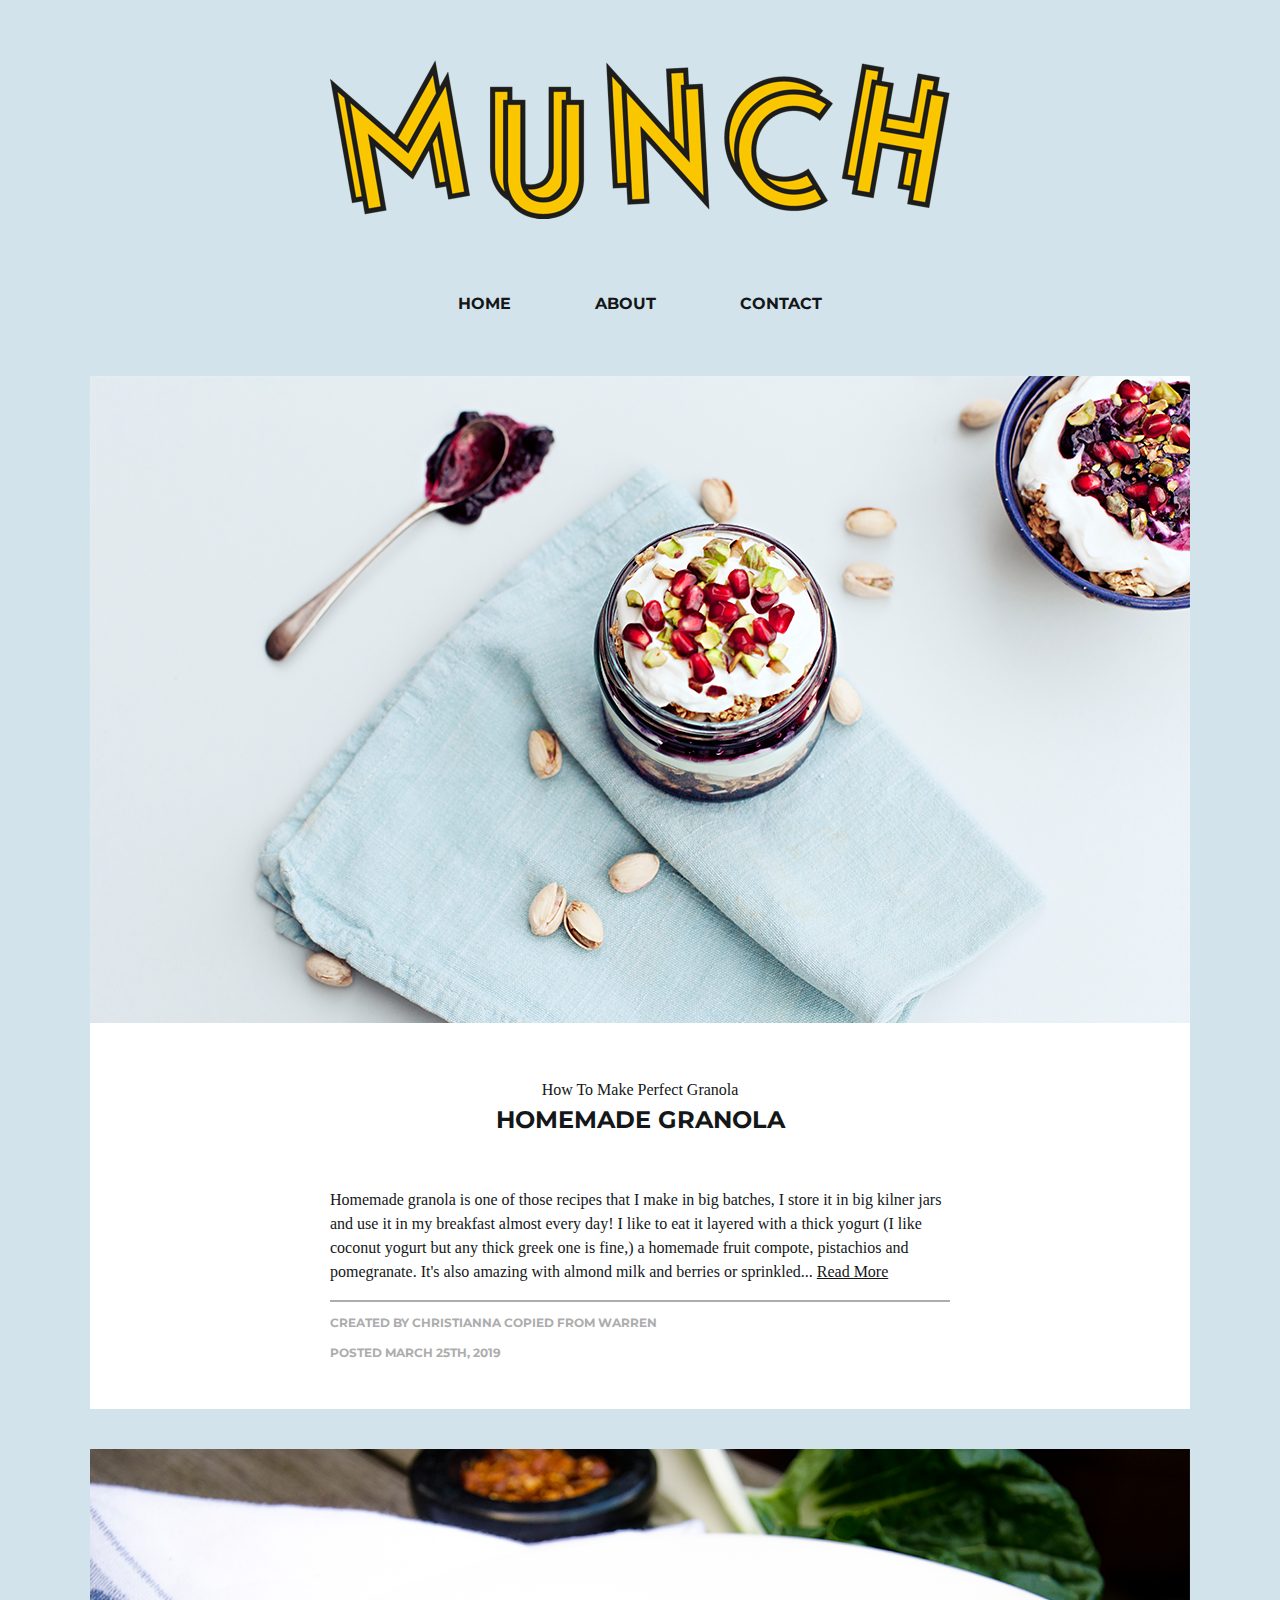
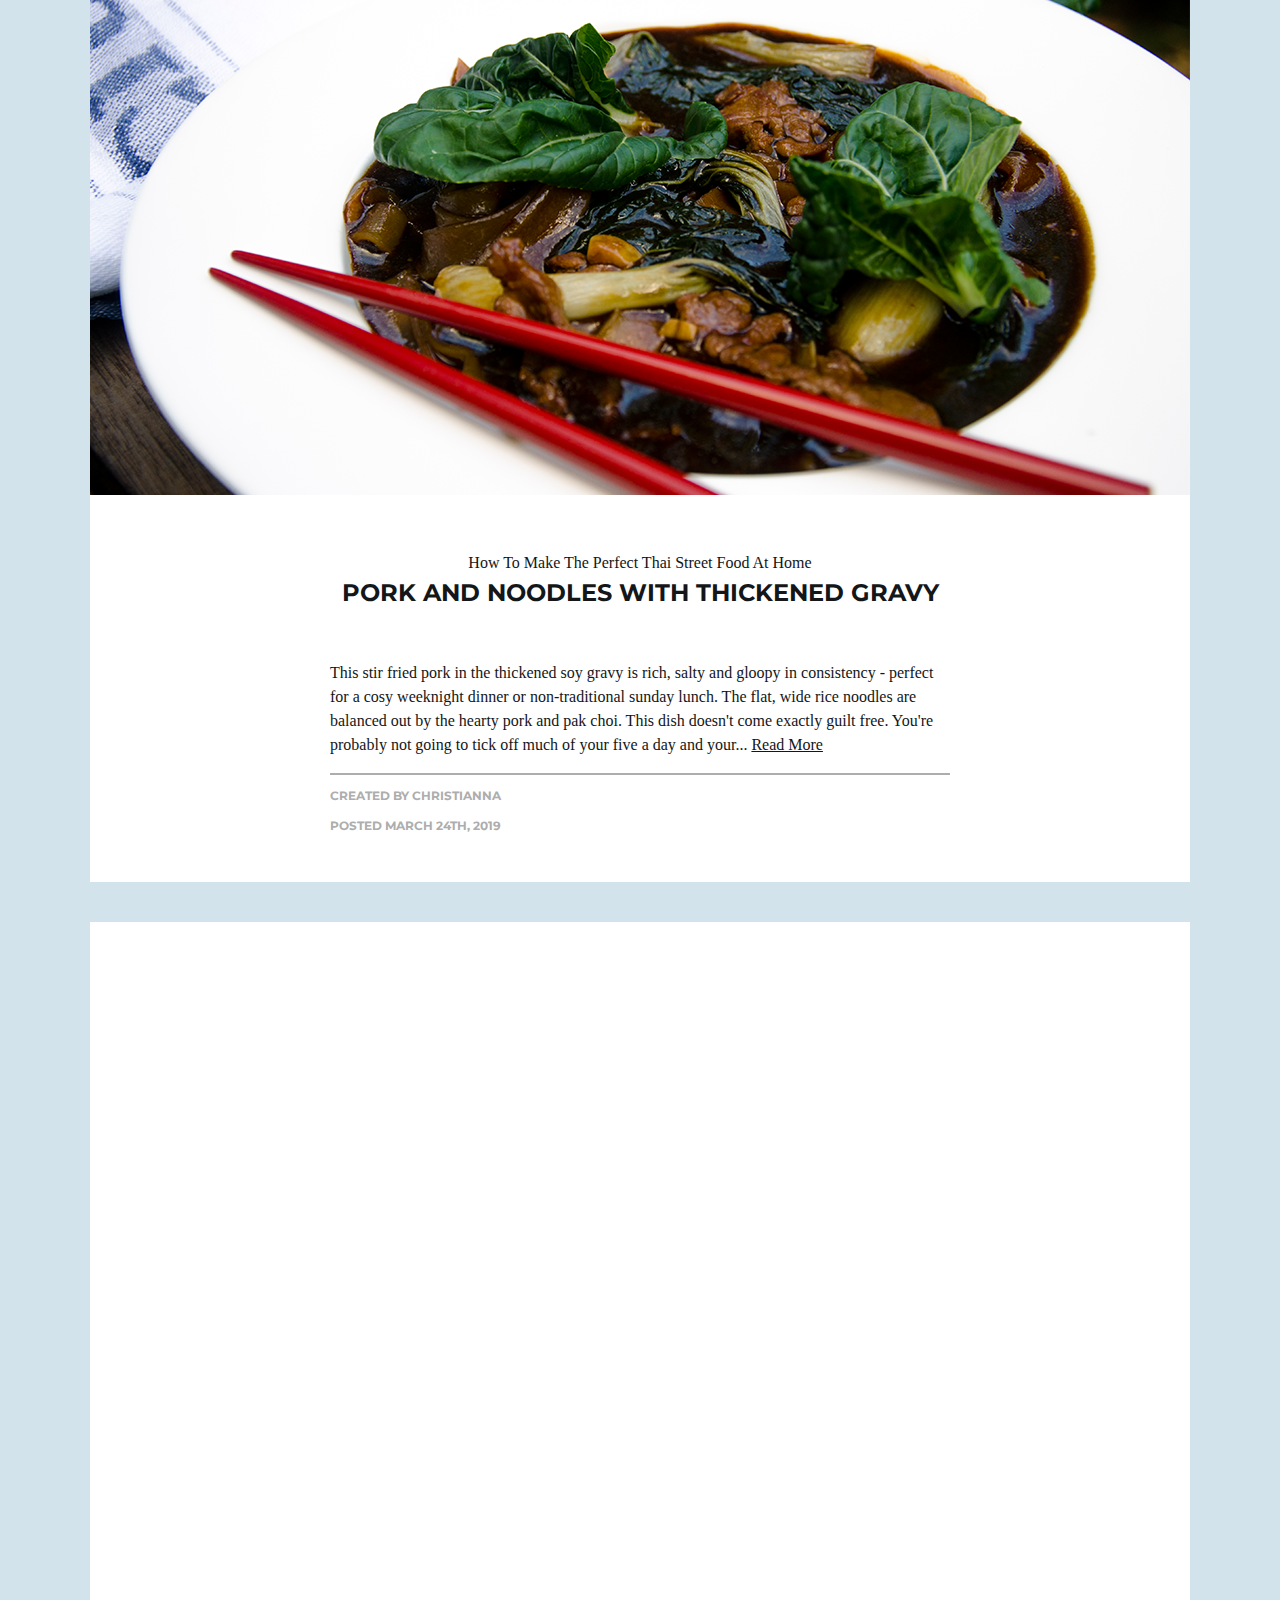
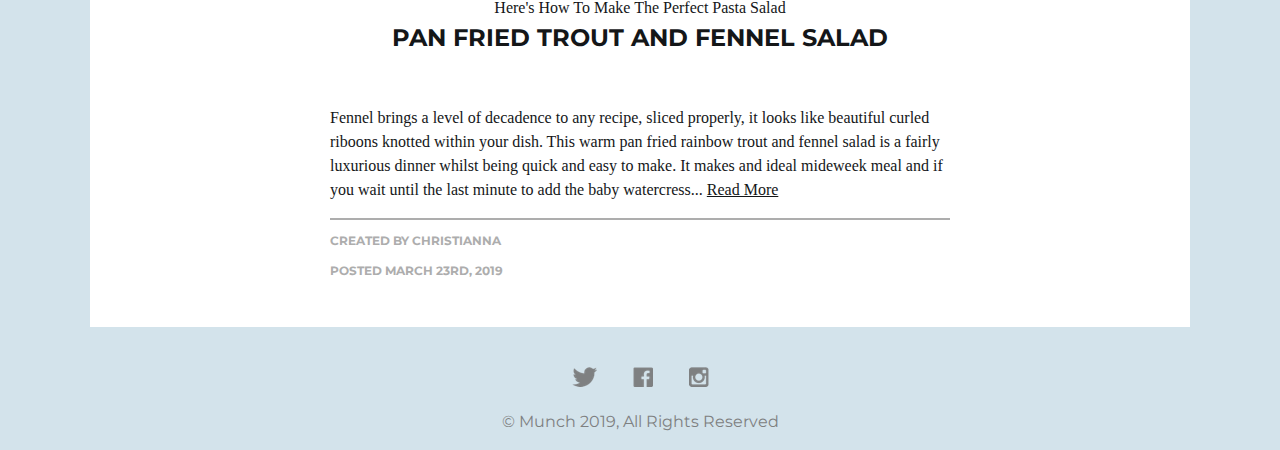
<file: index.html>
<!doctype html>
<html>
<!-- CMD + / for code comments -->
<!-- the head tag contains page setup info / code comments are ignored by the browser -->

<head>

  <!-- title tag sets the page title for the tab bar and for google searches -->
  <title>Munch</title>
  <!-- the meta description tag sets the description for google searches -->

  <meta name="description" content="A food blog with rustic recipes from around the world." />

  <meta name="viewport" content="width=device-width" />
  <!--This meta tag charset, sets the charcters that can be used  -->
  <meta charset="utf-8" />
  <!-- style sheets is a css file that holds all the cool visual stuff (kinda) -->

  <link rel="stylesheet" href="css/style.css" />

</head>

<!-- page content goes here / body tag contains page content -->

<body>
  <header>
    <h1>
      <img src="images/logo.png" alt="Munch blog logo" />
    </h1>
    <nav>
      <a href="index.html">Home</a>
      <a href="index.html">About</a>
      <a href="index.html">Contact</a>
    </nav>
  </header>

  <section>
    <img src="images/granola.png" alt="Homemade Granola" />

    <div class="post-content">
      <h2>How To Make Perfect Granola</h2>
      <h3>Homemade Granola</h3>
      <p>
        Homemade granola is one of those recipes that I make in big batches, I store it in big kilner jars and use it in my breakfast almost every day! I like to eat it layered with a thick yogurt (I like coconut yogurt but any thick greek one is
        fine,) a homemade fruit compote, pistachios and pomegranate. It's also amazing with almond milk and berries or sprinkled...
        <a href="index.html">Read More</a>
      </p>

      <div class="post-details">

        <p>Created by Christianna copied from Warren</p>
        <p>Posted March 25th, 2019</p>
      </div>
    </div>
  </section>

  <section>
    <img src="images/pork.png" alt="Pork Noodles" />

    <div class="post-content">
      <h2>How To Make The Perfect Thai Street Food At Home</h2>
      <h3>Pork and Noodles With Thickened Gravy</h3>
      <p>
        This stir fried pork in the thickened soy gravy is rich, salty and gloopy in consistency - perfect for a cosy weeknight dinner or non-traditional sunday lunch. The flat, wide rice noodles are balanced out by the hearty pork and pak choi. This
        dish doesn't come exactly guilt free. You're probably not going to tick off much of your five a day and your...
        <a href="index.html">Read More</a>
      </p>

      <div class="post-details">

        <p>Created by Christianna</p>
        <p>Posted March 24th, 2019</p>
      </div>
    </div>
  </section>

  <section>

    <iframe width="1100" height="619" src="https://www.youtube.com/embed/ohvNeEBr7mw" frameborder="0" allow="accelerometer; autoplay; encrypted-media; gyroscope; picture-in-picture" allowfullscreen></iframe>
    <div class="post-content">
      <h2>Here's How To Make The Perfect Pasta Salad</h2>
      <h3>Pan Fried Trout And Fennel Salad</h3>
      <p>
        Fennel brings a level of decadence to any recipe, sliced properly, it looks like beautiful curled riboons knotted within your dish. This warm pan fried rainbow trout and fennel salad is a fairly luxurious dinner whilst being quick and easy to
        make. It makes and ideal mideweek meal and if you wait until the last minute to add the baby watercress...
        <a href="index.html">Read More</a>
      </p>


      <div class="post-details">
        <p>Created by Christianna</p>
        <p>Posted March 23rd, 2019</p>
      </div>
    </div>
  </section>
  <footer>
    <div>
      <a href="#"><img src="images/twitter.png" alt="Twitter logo" />
      </a>

      <a href="#">
        <img src="images/facebook.png" alt="facebook logo" />
      </a>

      <a href="#">
        <img src="images/instagram.png" alt="instagram logo" />

      </a>
    </div>
    <p>
      &copy; Munch 2019, All Rights Reserved
    </p>
  </footer>

</body>

</html>
</file>
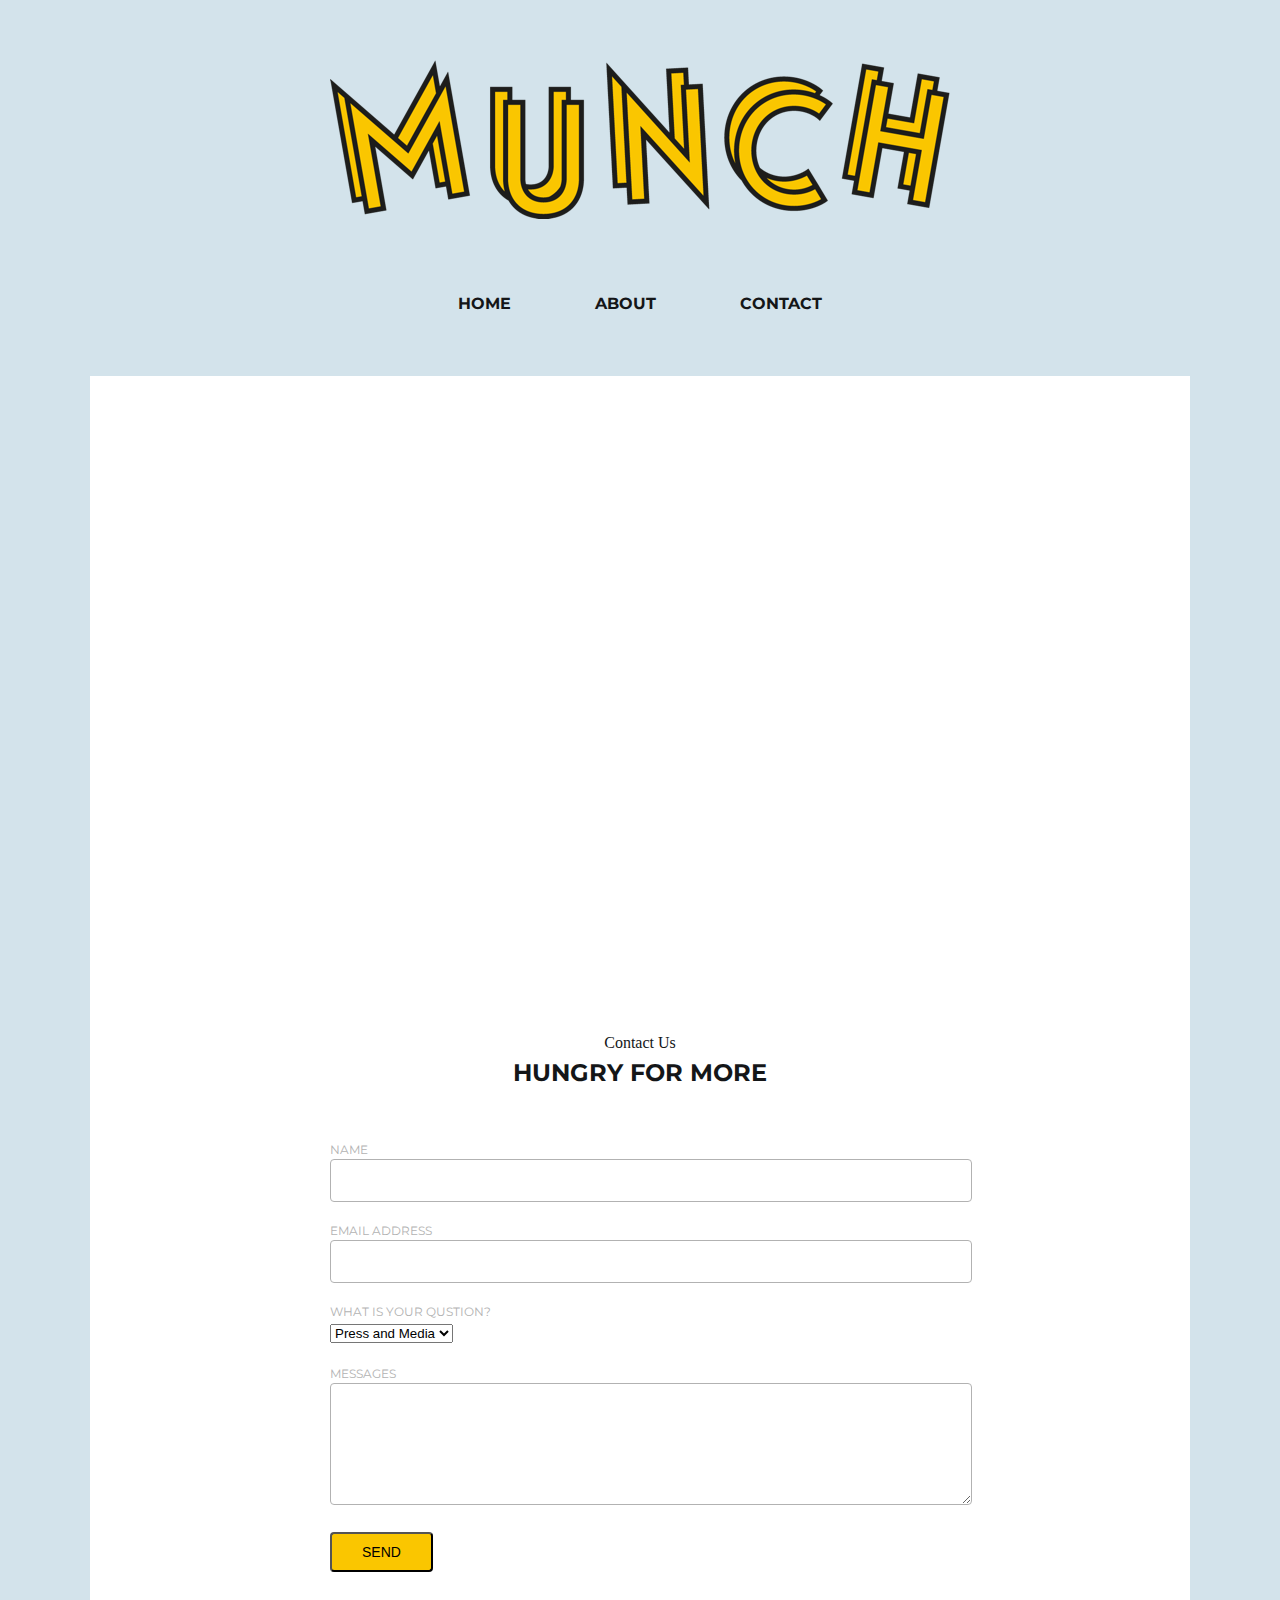
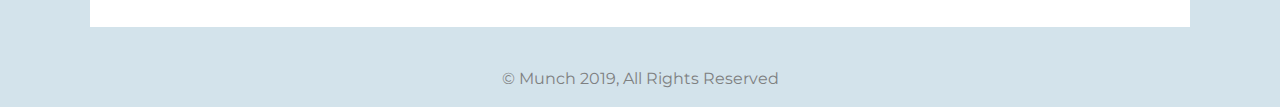
<file: Contact.html>
<!doctype html>
<html>
<!-- CMD + / for code comments -->
<!-- the head tag contains page setup info / code comments are ignored by the browser -->

<head>

  <!-- title tag sets the page title for the tab bar and for google searches -->
  <title>Contact</title>
  <!-- the meta description tag sets the description for google searches -->

  <meta name="description" content="A food blog with rustic recipes from around the world." />

  <meta name="viewport" content="width=device-width" />
  <!--This meta tag charset, sets the charcters that can be used  -->
  <meta charset="utf-8" />
  <!-- style sheets is a css file that holds all the cool visual stuff (kinda) -->

  <link rel="stylesheet" href="css/style.css" />

</head>

<!-- page content goes here / body tag contains page content -->

<body>
  <header>
    <h1>
      <img src="images/logo.png" alt="Munch blog logo" />
    </h1>
    <nav>
      <a href="index.html">Home</a>
      <a href="index.html">About</a>
      <a href="index.html">Contact</a>
    </nav>
  </header>

  <section>
    <iframe
      src="https://www.google.com/maps/embed?pb=!1m18!1m12!1m3!1d9935.787733001467!2d-0.07520143022460937!3d51.49584130000001!2m3!1f0!2f0!3f0!3m2!1i1024!2i768!4f13.1!3m3!1m2!1s0x48761c89b3db503d%3A0x4efb546c96cb3568!2sHusk+%26+Honey+Granola!5e0!3m2!1sen!2suk!4v1553609006136"
      width="1100" height="600" frameborder="0" style="border:0" allowfullscreen></iframe>

    <div class="post-content">
      <h2>Contact Us</h2>
      <h3>Hungry for More</h3>

      <form>

        <!-- using the div tag to group things together -->

        <div>

          <label>Name</label>
          <input type="text" />
        </div>


        <div>

          <label>Email Address</label>
          <input type="email" />
        </div>


        <div>
          <label> What is your qustion?</label>

          <select>

            <option>Press and Media</option>
            <option>Catering</option>
            <option>Supper Club</option>
            <option>Other</option>

          </select>

        </div>

        <div>
          <label>Messages</label>
          <textarea></textarea>
        </div>

        <div>
          <input type="submit" value="Send" />
        </div>
      </form>

    </div>
  </section>

  <footer>
    <p>
      &copy; Munch 2019, All Rights Reserved
    </p>
  </footer>

</body>

</html>
</file>
<file: css/style.css>
@import url('https://fonts.googleapis.com/css?family=Montserrat:400,700');

body {
  background-color: #d3e3eb;
  color: #141618;
  line-height: 1.5;
  font-size: 16px;
  /* set column width */
  width: 1100px;
  /* the margin property creates space around the outside of elemets. it akes 4 values - top right, bottom, left. 0 auto 0 auto sets the top & bottom to 0 margin, and the left and right to automatically resize the margins to put content in the middle */
  margin: 0 auto 0 auto;
  font-family: "Georgia", "Times New Roman", "serif";
}

header {
  text-align: center;
  margin: 60px 0;
}

nav {
  margin: 60px 0 0 0;
}

/* apply syles to links (a tags) inside the nav */
nav a {
  font-family: "Montserrat", sans-serif;
  font-weight: 700;
  color: #141618;
  /* remove underlines from link */
  text-decoration: none;
  text-transform: uppercase;
  /* padding makes room on the inside of */
  padding: 0 40px 0 40px;
}

nav a:hover {
  color: #fac600;
}

section {
  background-color: #ffffff;
  margin: 0 0 40px 0;
}

h2 {
  font-size: 16px;
  font-weight: 400;
  text-align: center;
  margin-bottom: 0;
}

h3 {
  font-family: "Montserrat", sans-serif;
  font-weight: 700;
  font-size: 24px;
  text-transform: uppercase;
  text-align: center;
  margin-top: 0;
  margin-bottom: 50px;
}

div.post-content {
  padding: 35px 240px;
}

/* this applies styles only to anchor tags inside div elements with a class of post content */
div.post-content a {
  color: #141618;
}

/* apply a yellow hover state to only the read more links */
div.post-content a:hover {
  color: #fac600
}

div.post-details {
  font-family: "Montserrat", sans-serif;
  text-transform: uppercase;
  font-size: 12px;
  font-weight: 700;
  color: #ADADAD;
  border-top: 2px solid #ADADAD;
}

footer {
  text-align: center;
  font-family: "Montserrat", sans-serif;
  color: #7e8081;
}

footer a {
  padding: 0 16px;
  text-decoration: none;
}

form div {
  margin-bottom: 20px;
}

label {
  display: block;
  font-family: "Montserrat", sans-serif;
  text-transform: uppercase;
  font-size: 12px;
  color: #B2B2B2;
}

input[type="email"], input[type="text"], textarea {
  width: 100%;
  border: 1px solid #B2B2B2;
  border-radius: 4px;
  padding: 10px;
  font-family: "Geogria", "Times New Roman", serif;
  font-size: 18px;
  outline: none;
}

textarea {
  resize: vertical;
  height: 100px;
}

input[type="submit"] {
  background-color: #fac600;
  padding: 10px 30px;
  font-size: 14px;
  text-transform: uppercase;
  border-radius: 4px;
  cursor: pointer;
}
</file>
